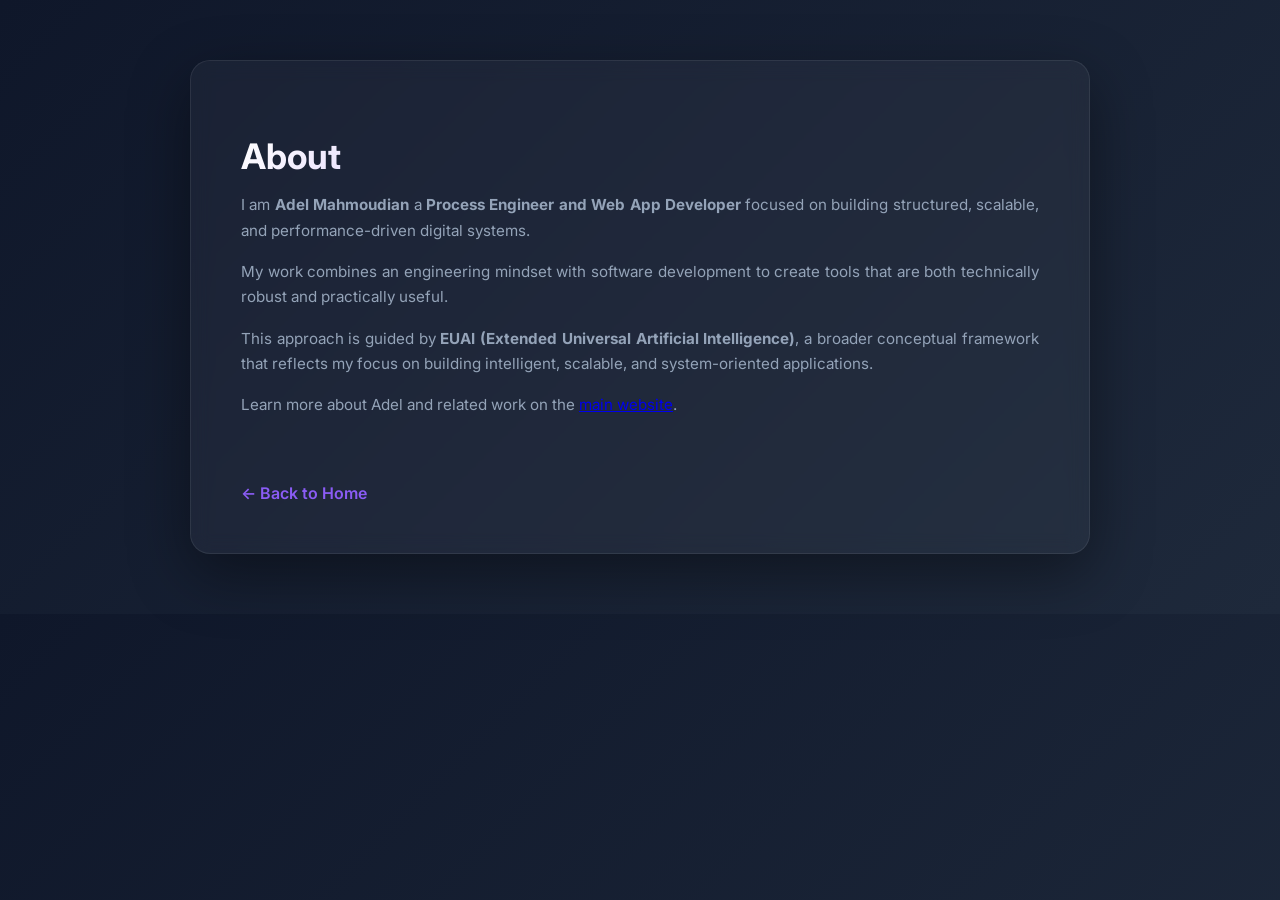
<file: about.html>
<!DOCTYPE html>
<html lang="en">

<head>
    <meta charset="utf-8" />
    <meta name="viewport" content="width=device-width, initial-scale=1.0" />
    <title>About | Adel</title>

    <meta name="description" content="About Adel — Process Engineer and Full Stack Developer focused on building scalable, 
    data-driven web applications and structured digital systems.">
    <meta name="robots" content="index, follow">

    <link rel="icon" type="image/png" href="asset/favicon.png">
    <link rel="stylesheet" href="legal.css">

    <link rel="preconnect" href="https://fonts.googleapis.com">
    <link href="https://fonts.googleapis.com/css2?family=Inter:wght@400;600;800&display=swap" rel="stylesheet">
</head>

<body class="legal-page">
<div class="legal-container">

<h1 class="gradient-text">About</h1>

<section class="legal-section">
<p>
I am <strong>Adel Mahmoudian</strong> a <strong>Process Engineer and Web App Developer</strong> focused on building structured, scalable, and performance-driven digital systems.
</p>
<p>
My work combines an engineering mindset with software development to create tools that are both 
technically robust and practically useful.
</p>
<p>
This approach is guided by <strong>EUAI (Extended Universal Artificial Intelligence)</strong>, a broader conceptual framework that 
reflects my focus on building intelligent, scalable, and system-oriented applications.
</p>
<p>
  Learn more about Adel and related work on the <a href="https://adel-euai.github.io/" target="_blank" class="site-link">main website</a>.
</p>
</section>

<!--a href="/index.html" class="back-link">← Back to Home</a-->
<a href="#" class="back-link" onclick="history.back(); return false;">← Back to Home</a>

</div>
</body>
</html>
</file>
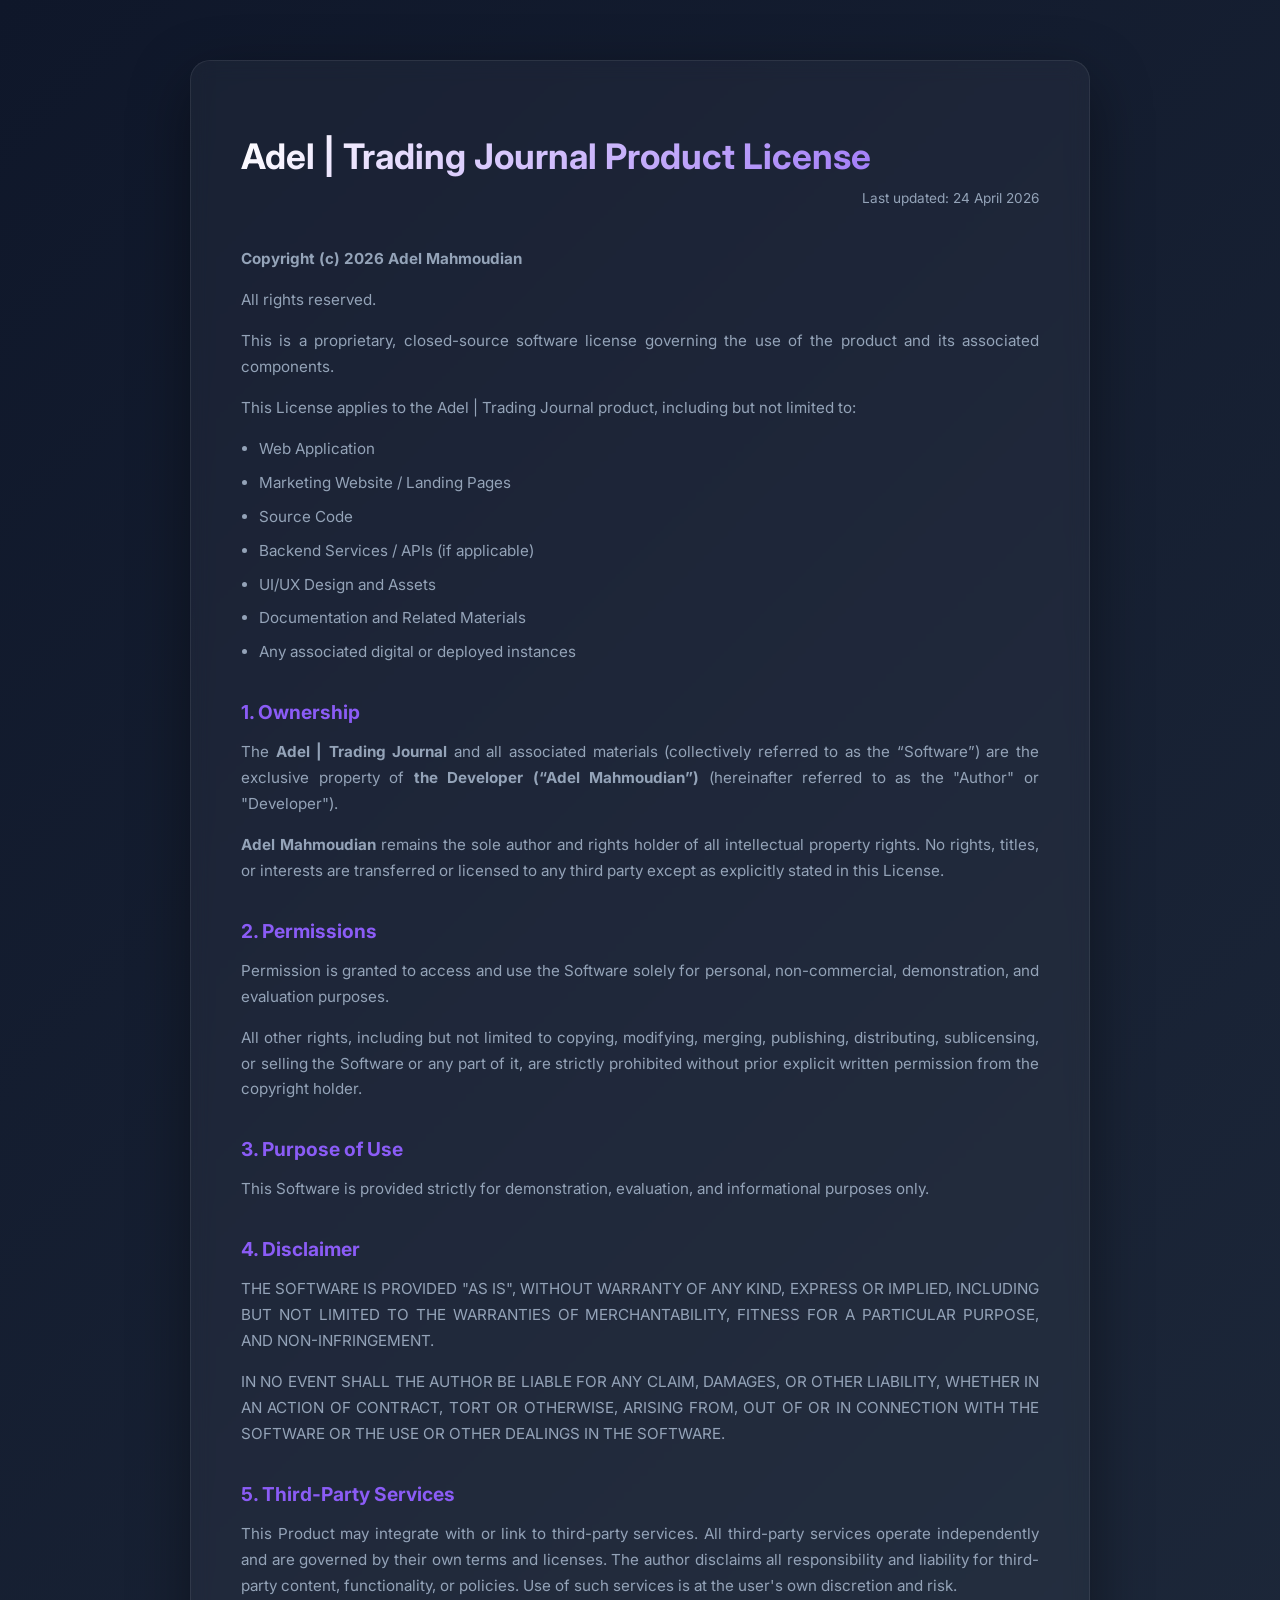
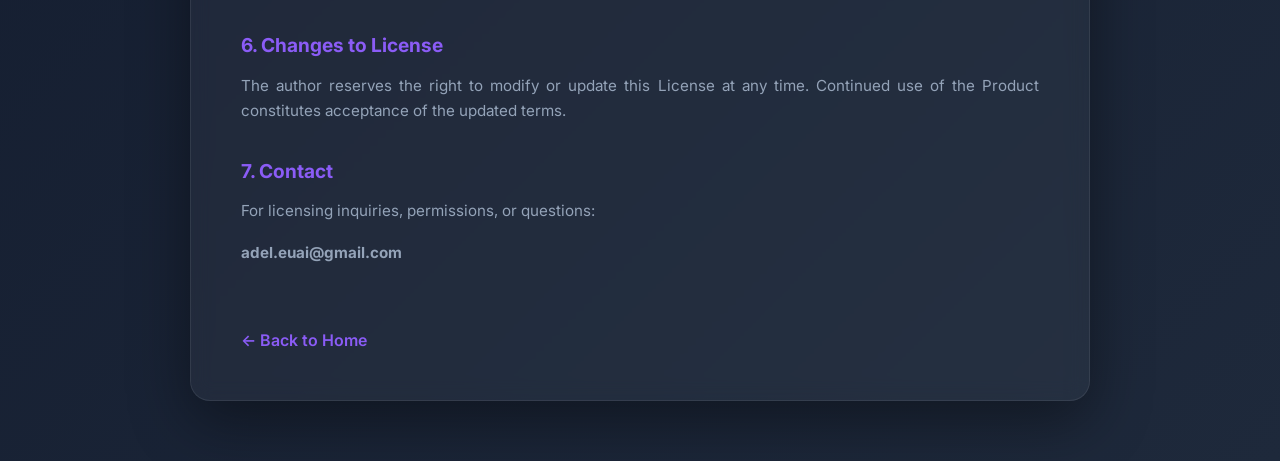
<file: license.html>
<!DOCTYPE html>
<html lang="en">

<head>
    <meta charset="utf-8" />
    <meta name="viewport" content="width=device-width, initial-scale=1.0" />
    <title>Adel | Trading Journal Product License</title>

    <meta name="description" content="License for Adel | Trading Journal Product">
    <meta name="robots" content="index, follow">

    <link rel="icon" type="image/png" href="https://adel-euai.github.io/asset-hub/logo/trading-journal-favicon.png">
    <link rel="stylesheet" href="legal.css">

    <link rel="preconnect" href="https://fonts.googleapis.com">
    <link rel="preconnect" href="https://fonts.gstatic.com" crossorigin>
    <link href="https://fonts.googleapis.com/css2?family=Inter:wght@400;600;800&display=swap" rel="stylesheet">
</head>

<body class="legal-page">
<div class="legal-container">
<h1 class="gradient-text">Adel | Trading Journal Product License</h1>
<p class="last-updated">Last updated: 24 April 2026</p>
<section class="legal-section">
<p><strong>Copyright (c) 2026 Adel Mahmoudian</strong><br></p>
<p>All rights reserved.</p>
<p>This is a proprietary, closed-source software license governing the use of the product and its associated components.</p>   
<p>This License applies to the Adel | Trading Journal product, including but not limited to:</p><ul>
    <li>Web Application</li>
    <li>Marketing Website / Landing Pages</li>
    <li>Source Code</li>
    <li>Backend Services / APIs (if applicable)</li>
    <li>UI/UX Design and Assets</li>
    <li>Documentation and Related Materials</li>
    <li>Any associated digital or deployed instances</li>
</ul>
</section>
<section class="legal-section">
  <h2>1. Ownership</h2>
  <p>The <strong>Adel | Trading Journal</strong> and all associated materials (collectively referred to as the “Software”) are the exclusive property of <strong>the Developer (“Adel Mahmoudian”)</strong> (hereinafter referred to as the "Author" or "Developer").</p>
  <p><strong>Adel Mahmoudian</strong> remains the sole author and rights holder of all intellectual property rights. No rights, titles, or interests are transferred or licensed to any third party except as explicitly stated in this License.</p>
</section>
<section class="legal-section">
<h2>2. Permissions</h2>
<p>Permission is granted to access and use the Software solely for personal, non-commercial, demonstration, and evaluation purposes.</p>
<p>All other rights, including but not limited to copying, modifying, merging, publishing, distributing, sublicensing, or selling the Software or any part of it, are strictly prohibited without prior explicit written permission from the copyright holder.</p>
</section>
<section class="legal-section">
<h2>3. Purpose of Use</h2>
<p>This Software is provided strictly for demonstration, evaluation, and informational purposes only.</p>
</section>
<section class="legal-section">
<h2>4. Disclaimer</h2>
<p>THE SOFTWARE IS PROVIDED "AS IS", WITHOUT WARRANTY OF ANY KIND, EXPRESS OR IMPLIED, INCLUDING BUT NOT LIMITED TO THE WARRANTIES OF MERCHANTABILITY, FITNESS FOR A PARTICULAR PURPOSE, AND NON-INFRINGEMENT.</p>
<p>IN NO EVENT SHALL THE AUTHOR BE LIABLE FOR ANY CLAIM, DAMAGES, OR OTHER LIABILITY, WHETHER IN AN ACTION OF CONTRACT, TORT OR OTHERWISE, ARISING FROM, OUT OF OR IN CONNECTION WITH THE SOFTWARE OR THE USE OR OTHER DEALINGS IN THE SOFTWARE.</p>
</section>
<section class="legal-section">
<h2>5. Third-Party Services</h2>
<p>This Product may integrate with or link to third-party services. All third-party services operate independently and are governed by their own terms and licenses. The author disclaims all responsibility and liability for third-party content, functionality, or policies. Use of such services is at the user's own discretion and risk.</p>
</section>
<section class="legal-section">
<h2>6. Changes to License</h2>
<p>The author reserves the right to modify or update this License at any time. Continued use of the Product constitutes acceptance of the updated terms.</p>
</section>
<section class="legal-section">
<h2>7. Contact</h2>
<p>For licensing inquiries, permissions, or questions:</p>
<p><strong>adel.euai@gmail.com</strong></p>
</section>
<a href="#" class="back-link" onclick="history.back(); return false;">← Back to Home</a>
</div>
</body>
</html>
</file>
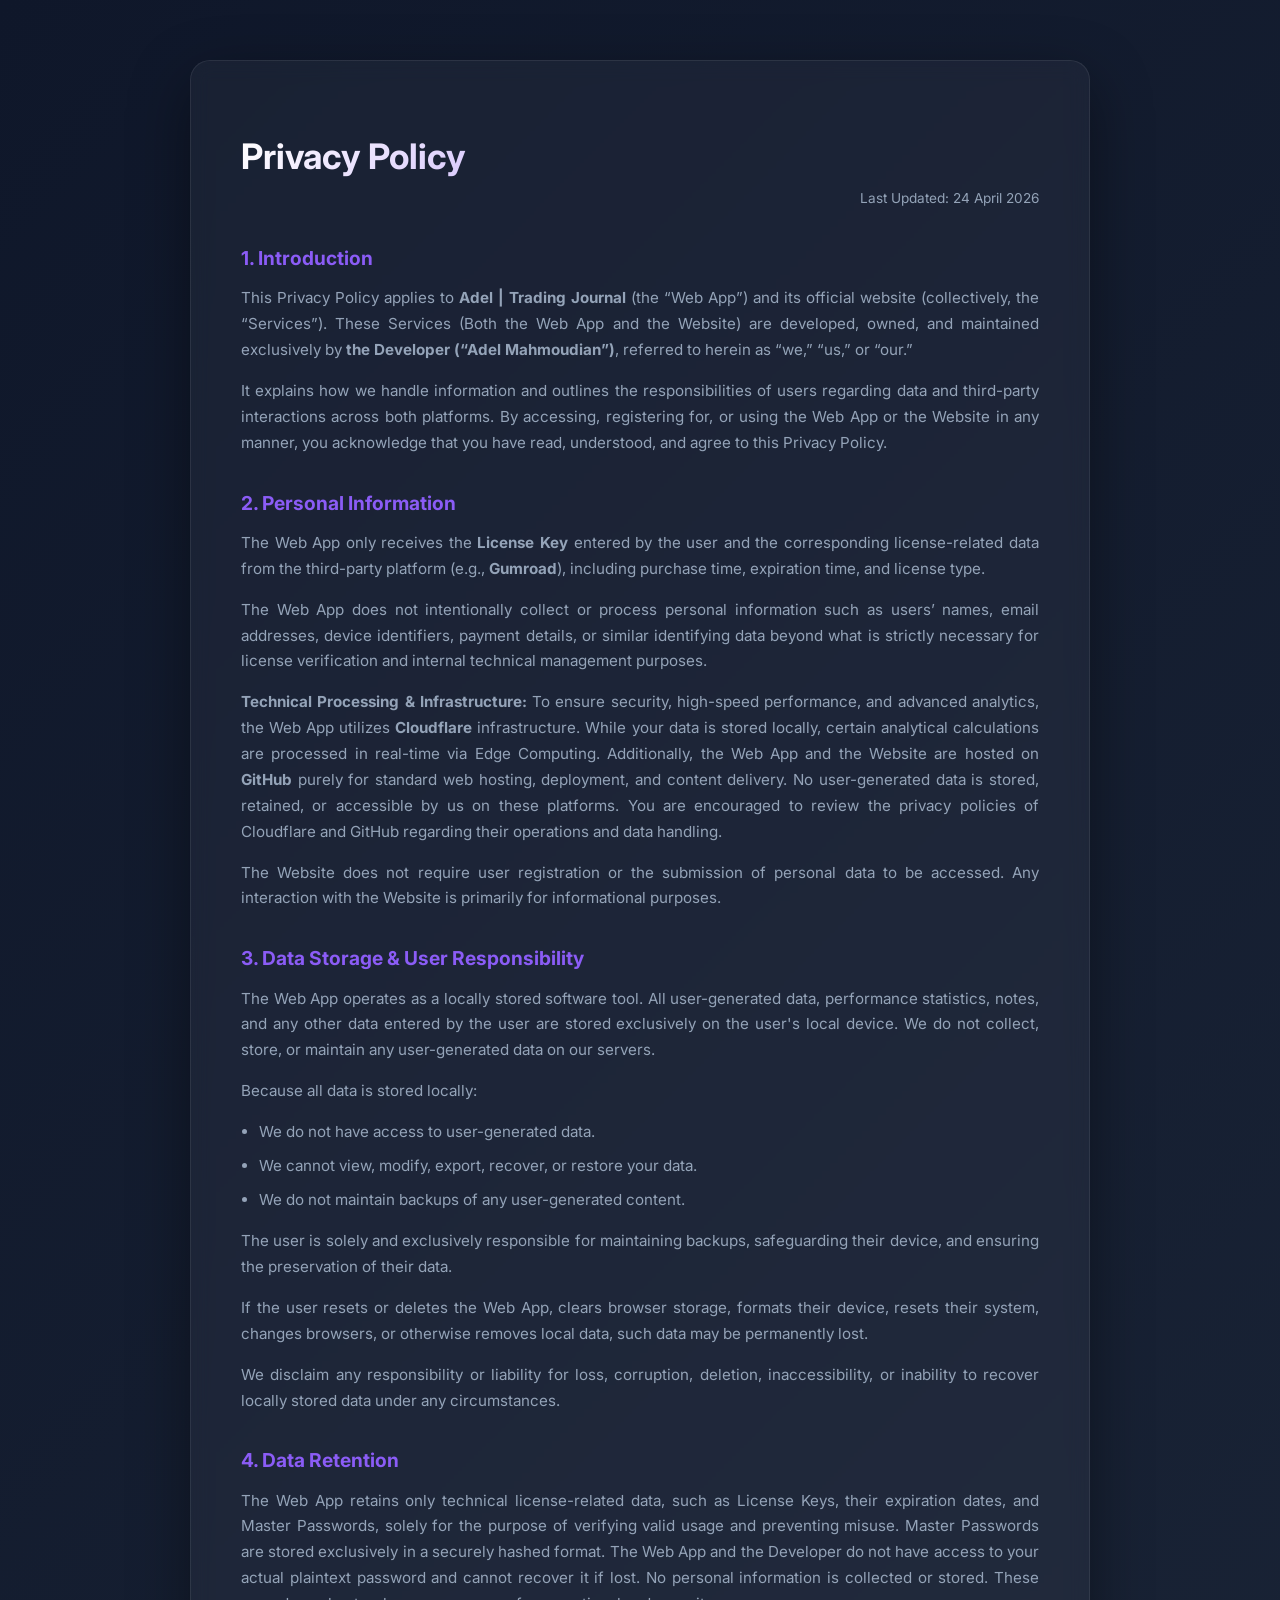
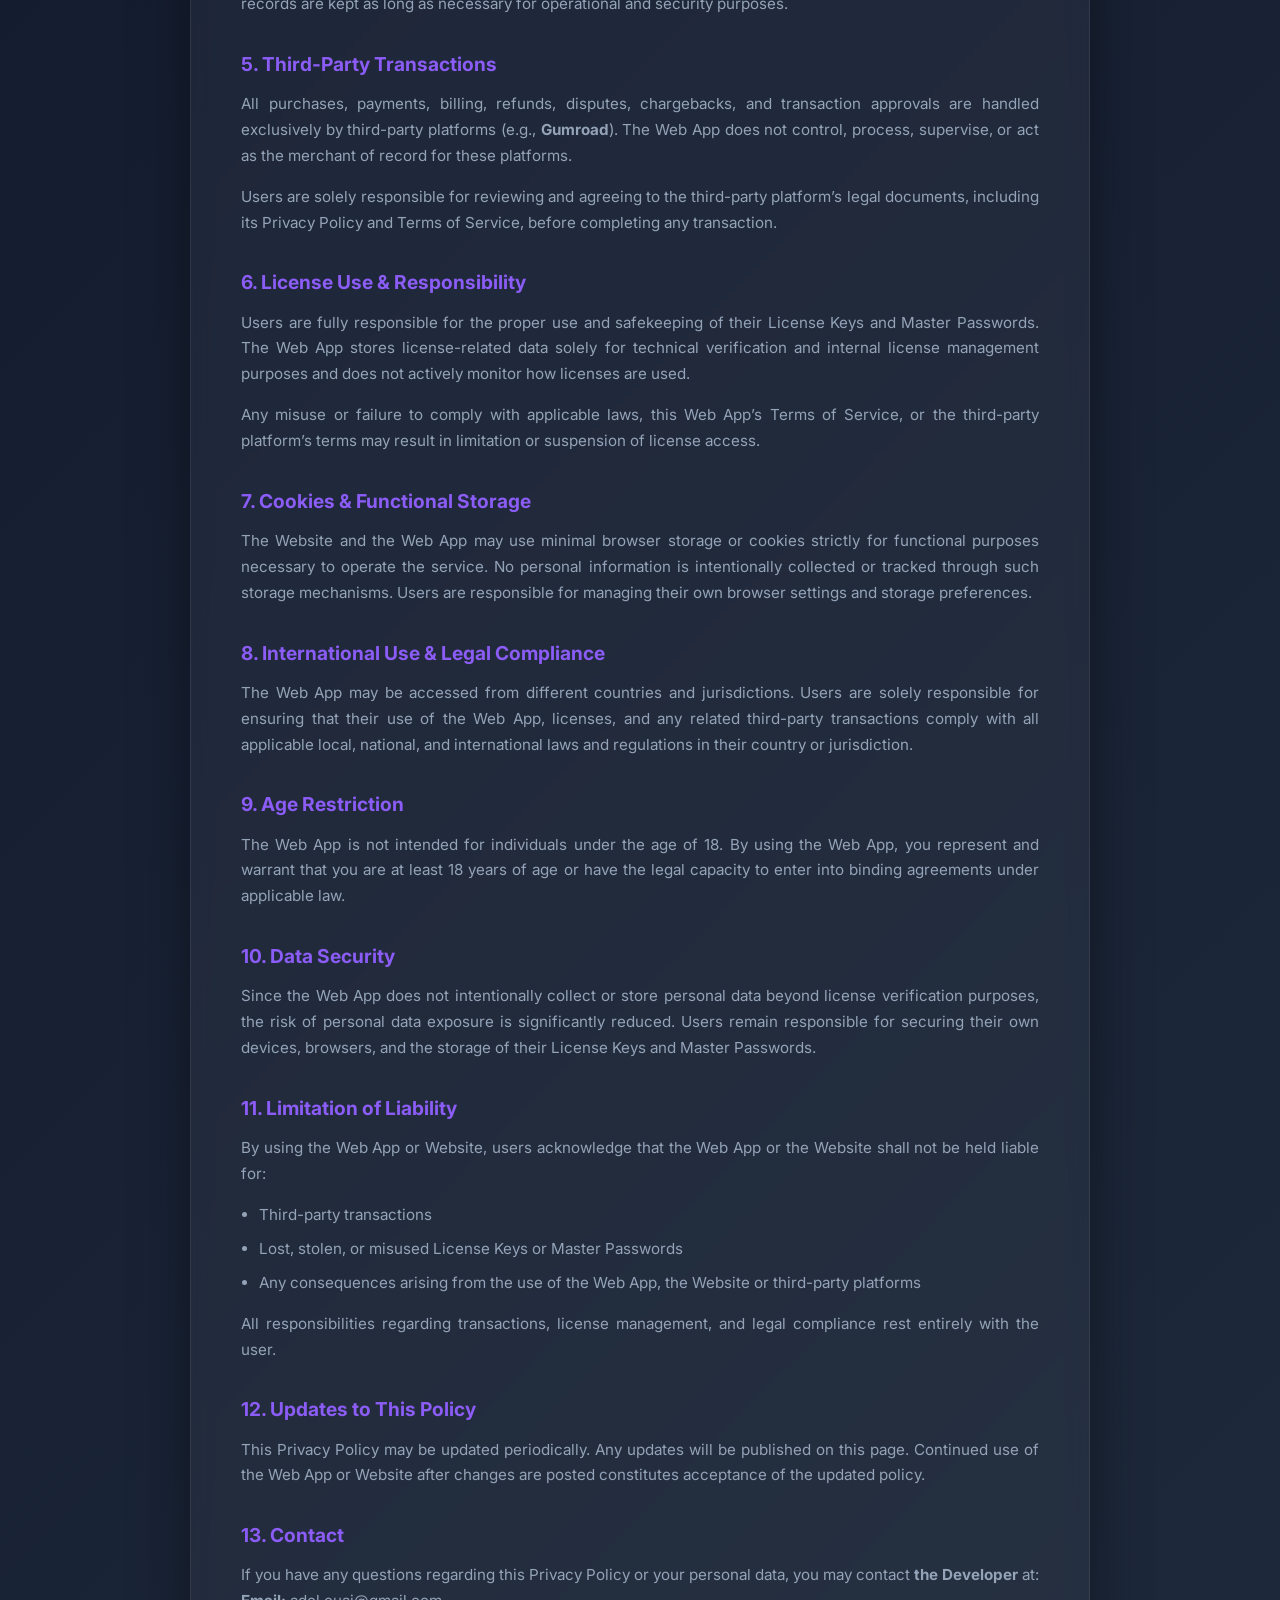
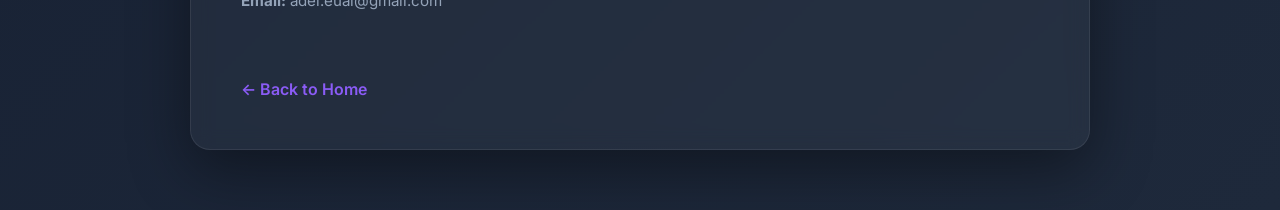
<file: privacy.html>
<!DOCTYPE html>
<html lang="en">
<head>
  <meta charset="UTF-8" />
  <meta name="viewport" content="width=device-width, initial-scale=1.0" />
  <title>Privacy Policy — Adel | Trading Journal</title>

  <meta name="description" content="Privacy Policy for Adel | Trading Journal Web App">
  <meta name="robots" content="noindex, follow">
  <link rel="icon" type="image/png" href="https://adel-euai.github.io/asset-hub/logo/trading-journal-favicon.png">

  <link rel="stylesheet" href="legal.css">
  <link rel="preconnect" href="https://fonts.googleapis.com">
  <link rel="preconnect" href="https://fonts.gstatic.com" crossorigin>
  <link href="https://fonts.googleapis.com/css2?family=Inter:wght@400;500;600;700&display=swap" rel="stylesheet">
</head>

<body class="legal-page">
<div class="legal-container">

<h1 class="gradient-text">Privacy Policy</h1>
<p class="last-updated">Last Updated: 24 April 2026</p>
 
    <section class="legal-section">
        <h2>1. Introduction</h2>
        <p>
            This Privacy Policy applies to <strong>Adel | Trading Journal</strong> (the “Web App”) and its official 
            website (collectively, the “Services”). 
            These Services (Both the Web App and the Website) are developed, owned, and maintained exclusively by <strong>the Developer (“Adel Mahmoudian”)</strong>, 
            referred to herein as “we,” “us,” or “our.”
        </p>
        <p>
            It explains how we handle information and outlines the responsibilities of users regarding data and third-party interactions across both platforms. 
            By accessing, registering for, or using the Web App or the Website in any manner, you acknowledge that you have read, understood, and agree to this Privacy 
            Policy.
        </p>
    </section>

    <section class="legal-section">
      <h2>2. Personal Information</h2>
      <p>
        The Web App only receives the <strong>License Key</strong> entered by the user and the corresponding license-related data from the third-party platform 
        (e.g., <strong>Gumroad</strong>), including purchase time, expiration time, and license type.
      </p>
      <p>
        The Web App does not intentionally collect or process personal information such as users’ names, email addresses, device identifiers, payment details, 
        or similar identifying data beyond what is strictly necessary for license verification and internal technical management purposes.
      </p>
      <p>
        <strong>Technical Processing & Infrastructure:</strong> To ensure security, high-speed performance, and advanced analytics, the Web App utilizes 
        <strong>Cloudflare</strong> infrastructure. While your data is stored locally, certain analytical calculations are processed in real-time via Edge Computing.
        Additionally, the Web App and the Website are hosted on <strong>GitHub</strong> purely for standard web hosting, deployment, and content delivery.
        No user-generated data is stored, retained, or accessible by us on these platforms. You are encouraged to review the privacy policies of Cloudflare and GitHub 
        regarding their operations and data handling.
      </p>
      <p>
        The Website does not require user registration or the submission of personal data to be accessed. Any interaction with the Website is primarily for informational 
        purposes.
      </p>
    </section>
        <section class="legal-section">
      <h2>3. Data Storage & User Responsibility</h2>
      <p>
        The Web App operates as a locally stored software tool. All user-generated data, performance statistics, notes, and any other data entered by the user are stored 
        exclusively on the user's local device. We do not collect, store, or maintain any user-generated data on our servers.
      </p>
      <p> 
        Because all data is stored locally:      
      </p>
      <ul>
        <li>We do not have access to user-generated data.</li>
        <li>We cannot view, modify, export, recover, or restore your data.</li>
        <li>We do not maintain backups of any user-generated content.</li>
      </ul>
      <p>
        The user is solely and exclusively responsible for maintaining backups, safeguarding their device, and ensuring the preservation of their data.
      </p>   
      <p> 
        If the user resets or deletes the Web App, clears browser storage, formats their device, resets their system, changes browsers, or otherwise removes local data, 
        such data may be permanently lost.
      </p>
      <p> 
        We disclaim any responsibility or liability for loss, corruption, deletion, inaccessibility, or inability to recover locally stored data under any circumstances.
      </p>
    </section>
    <section class="legal-section">
      <h2>4. Data Retention</h2>
      <p>
        The Web App retains only technical license-related data, such as License Keys, their expiration dates, and Master Passwords, solely for the purpose of verifying 
        valid usage and preventing misuse. Master Passwords are stored exclusively in a securely hashed format. The Web App and the Developer do not have access to 
        your actual plaintext password and cannot recover it if lost. No personal information is collected or stored. These records are kept as long as necessary for 
        operational and security purposes.
      </p>
    </section>

    <section class="legal-section">
      <h2>5. Third-Party Transactions</h2>
      <p>
        All purchases, payments, billing, refunds, disputes, chargebacks, and transaction approvals are handled exclusively by third-party platforms 
        (e.g., <strong>Gumroad</strong>). The Web App does not control, process, supervise, or act as the merchant of record for these platforms.
      </p>
      <p>
        Users are solely responsible for reviewing and agreeing to the third-party platform’s legal documents, including its Privacy Policy and Terms of Service, 
        before completing any transaction.
      </p>
    </section>

    <section class="legal-section">
      <h2>6. License Use & Responsibility</h2>
      <p>
        Users are fully responsible for the proper use and safekeeping of their License Keys and Master Passwords. The Web App stores license-related data solely for 
        technical verification and internal license management purposes and does not actively monitor how licenses are used.
      </p>
      <p>
        Any misuse or failure to comply with applicable laws, this Web App’s Terms of Service, or the third-party platform’s terms may result in limitation or suspension 
        of license access.
      </p>
    </section>

    <section class="legal-section">
      <h2>7. Cookies & Functional Storage</h2>
      <p>
        The Website and the Web App may use minimal browser storage or cookies strictly for functional purposes necessary to operate the service. No personal information 
        is intentionally collected or tracked through such storage mechanisms. Users are responsible for managing their own browser settings and storage preferences.
      </p>
    </section>

    <section class="legal-section">
      <h2>8. International Use & Legal Compliance</h2>
      <p>
        The Web App may be accessed from different countries and jurisdictions. Users are solely responsible for ensuring that their use of the Web App, licenses, 
        and any related third-party transactions comply with all applicable local, national, and international laws and regulations in their country or jurisdiction.
      </p>
    </section>

    <section class="legal-section">
      <h2>9. Age Restriction</h2>
      <p>
        The Web App is not intended for individuals under the age of 18. By using the Web App, you represent and warrant that you are at least 18 years of age 
        or have the legal capacity to enter into binding agreements under applicable law.
      </p>
    </section>

    <section class="legal-section">
      <h2>10. Data Security</h2>
      <p>
        Since the Web App does not intentionally collect or store personal data beyond license verification purposes, the risk of personal data exposure is significantly 
        reduced. Users remain responsible for securing their own devices, browsers, and the storage of their License Keys and Master Passwords.
      </p>
    </section>

    <section class="legal-section">
      <h2>11. Limitation of Liability</h2>
      <p>
        By using the Web App or Website, users acknowledge that the Web App or the Website shall not be held liable for:
      </p>
      <ul>
        <li>Third-party transactions</li>
        <li>Lost, stolen, or misused License Keys or Master Passwords</li>
        <li>Any consequences arising from the use of the Web App, the Website or third-party platforms</li>
      </ul>
      <p>
        All responsibilities regarding transactions, license management, and legal compliance rest entirely with the user.
      </p>
    </section>

    <section class="legal-section">
      <h2>12. Updates to This Policy</h2>
      <p>
        This Privacy Policy may be updated periodically. Any updates will be published on this page. Continued use of the Web App or Website after changes are posted 
        constitutes acceptance of the updated policy.
      </p>
    </section>

    <section class="legal-section">
      <h2>13. Contact</h2>
      <p>
        If you have any questions regarding this Privacy Policy or your personal data, you may contact <b>the Developer</b> at:<br/>
        <strong>Email:</strong> adel.euai@gmail.com<br/>
      </p>
    </section>

    <a href="#" class="back-link" onclick="history.back(); return false;">← Back to Home</a>

    </div>
  </body>
</html>
</file>
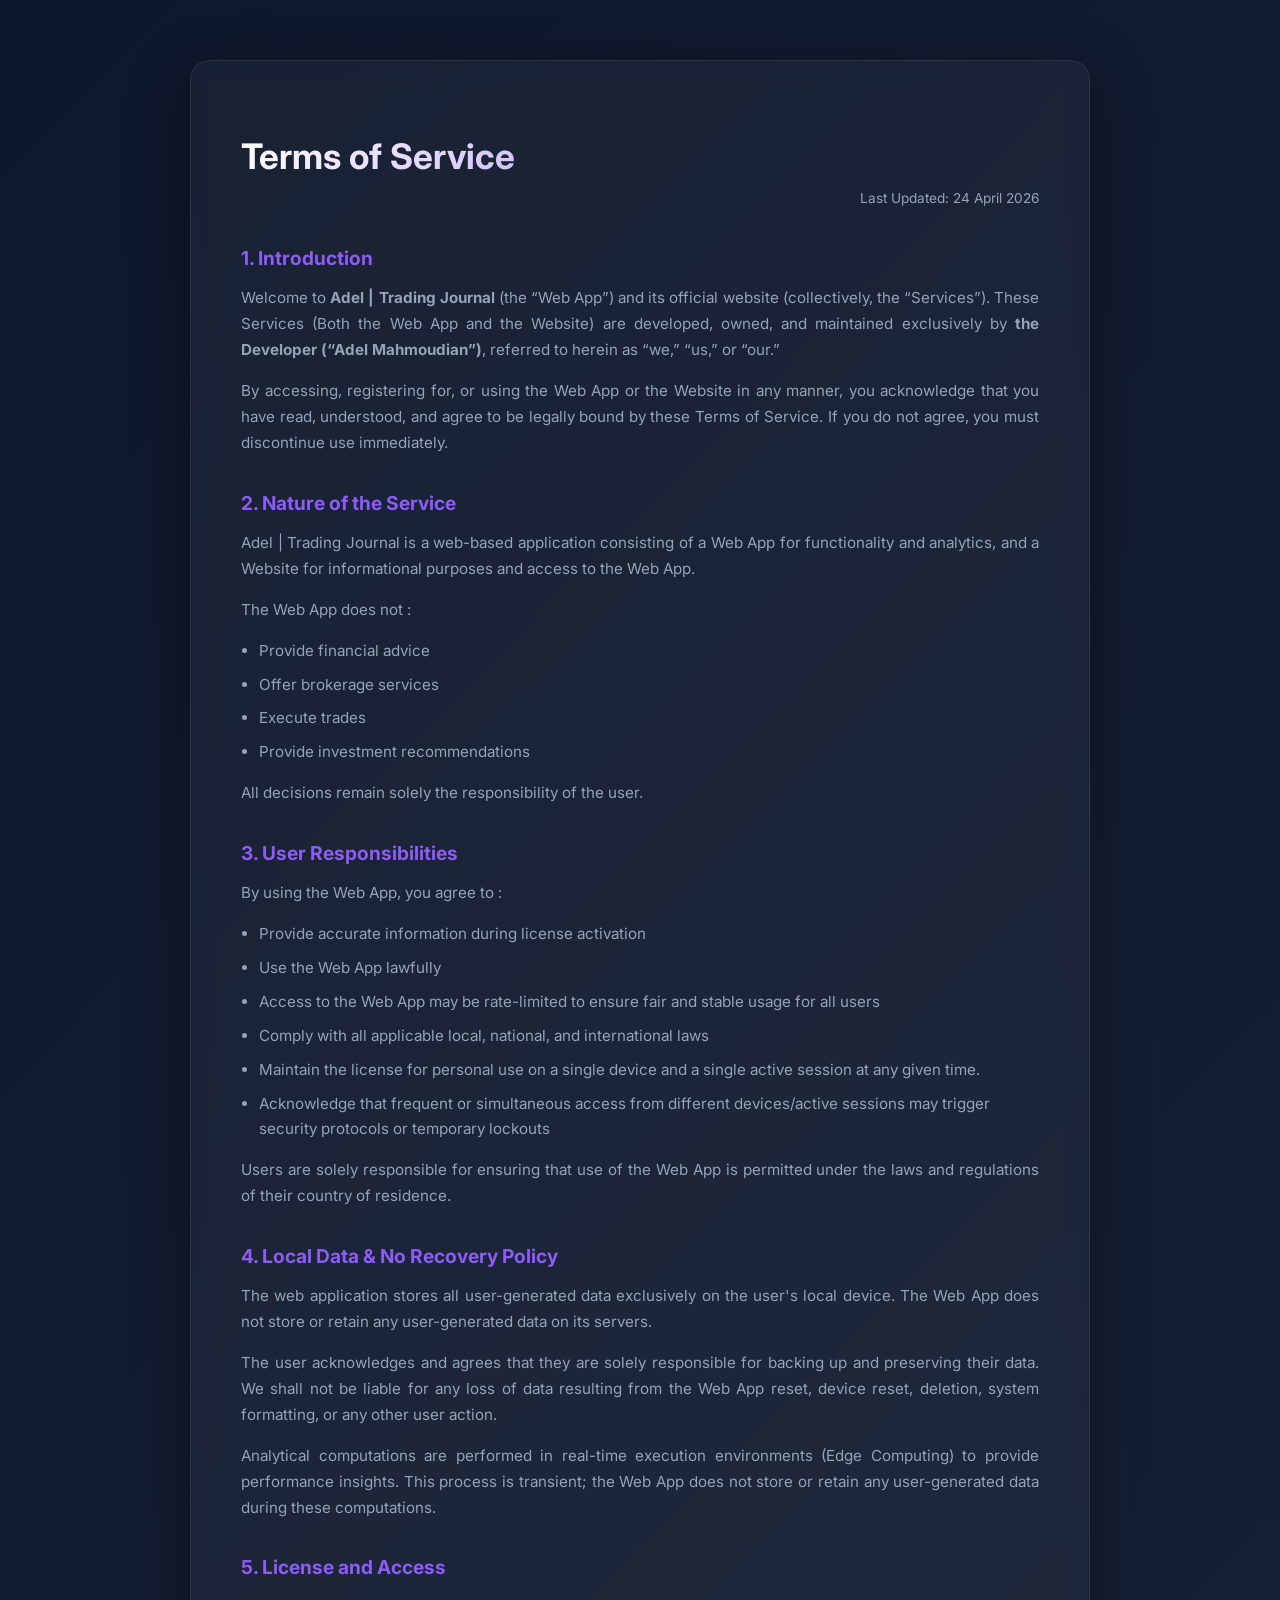
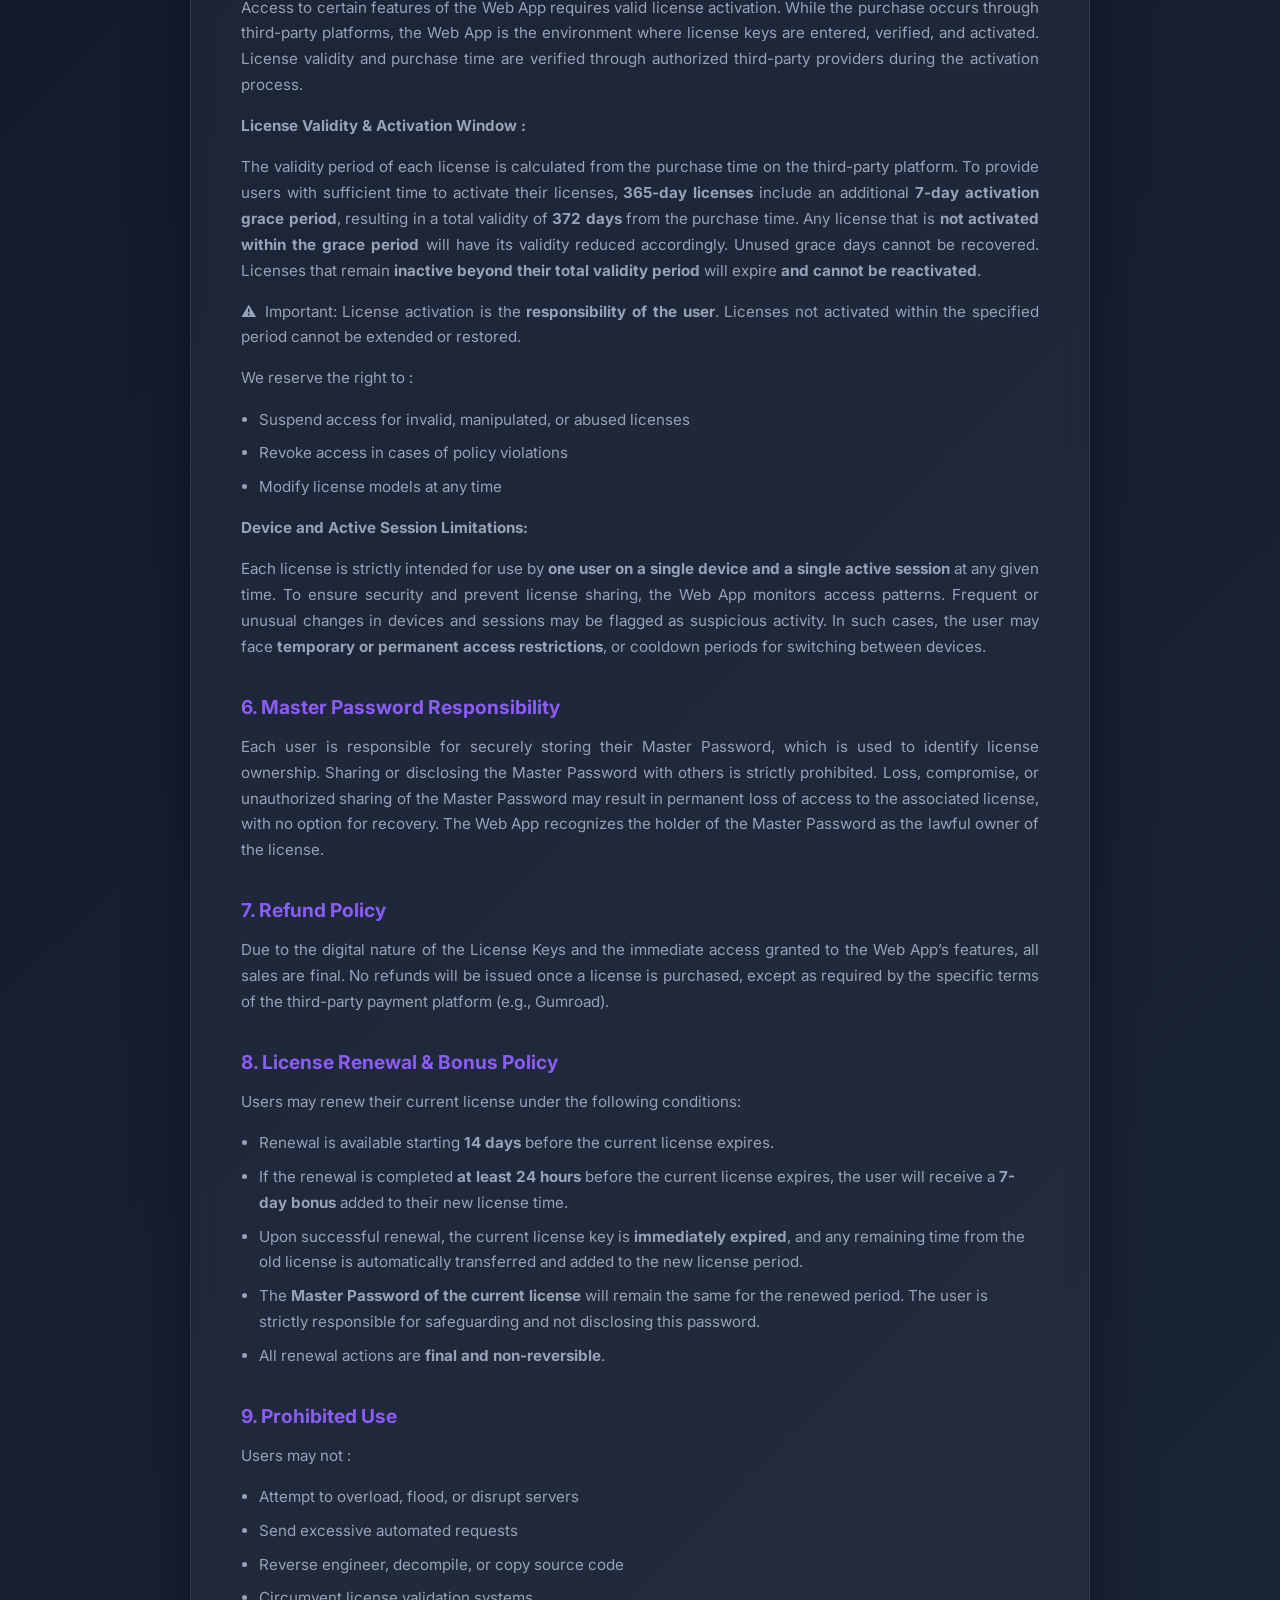
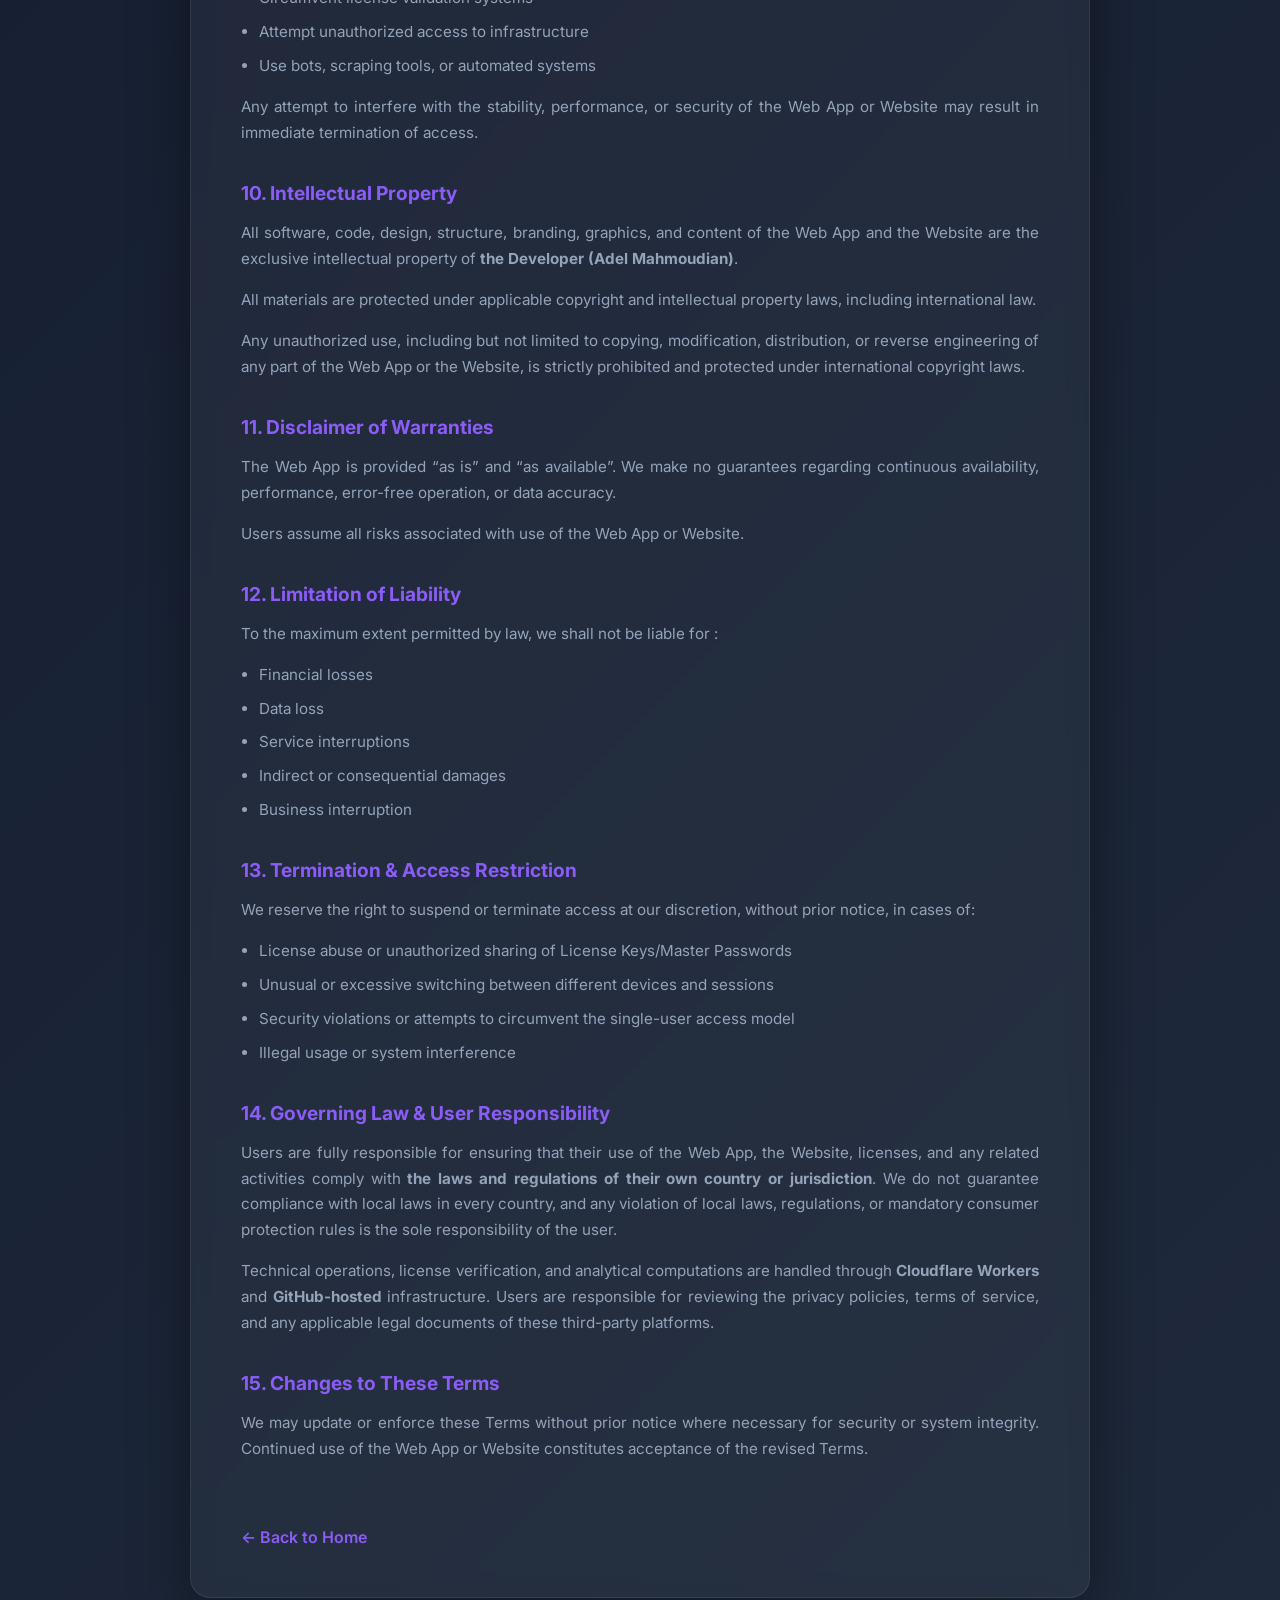
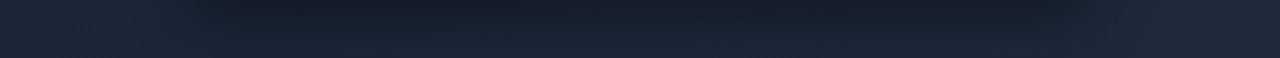
<file: terms.html>
<!DOCTYPE html>
<html lang="en">
<head>
  <meta charset="UTF-8" />
  <meta name="viewport" content="width=device-width, initial-scale=1.0" />
  <title>Terms of Service — Adel | Trading Journal</title>

  <meta name="description" content="Terms of Service for Adel | Trading Journal Web App">
  <meta name="robots" content="noindex, follow">
  <link rel="icon" type="image/png" href="https://adel-euai.github.io/asset-hub/logo/trading-journal-favicon.png">

  <link rel="stylesheet" href="legal.css">
  <link rel="preconnect" href="https://fonts.googleapis.com">
  <link rel="preconnect" href="https://fonts.gstatic.com" crossorigin>
  <link href="https://fonts.googleapis.com/css2?family=Inter:wght@400;500;600;700&display=swap" rel="stylesheet">
</head>

<body class="legal-page">
<div class="legal-container">

<h1 class="gradient-text">Terms of Service</h1>
<p class="last-updated">Last Updated: 24 April 2026</p>

    <section class="legal-section">
    <h2>1. Introduction</h2>  
    <p>      
      Welcome to <strong>Adel | Trading Journal</strong> (the “Web App”) and its official website (collectively, the “Services”). 
      These Services (Both the Web App and the Website) are developed, owned, and maintained exclusively by 
      <strong>the Developer (“Adel Mahmoudian”)</strong>, referred to herein as “we,” “us,” or “our.”
    </p>
    <p>
      By accessing, registering for, or using the Web App or the Website in any manner, 
      you acknowledge that you have read, understood, and agree to be 
      legally bound by these Terms of Service. 
      If you do not agree, you must discontinue use immediately.  
    </p>
    </section>
    <section class="legal-section">
      <h2>2. Nature of the Service</h2>
      <p>
        Adel | Trading Journal is a web-based application consisting of a Web App for functionality and analytics, 
        and a Website for informational purposes and access to the Web App.
      </p>

      <p>The Web App does not :</p>
      <ul>
        <li>Provide financial advice</li>
        <li>Offer brokerage services</li>
        <li>Execute trades</li>
        <li>Provide investment recommendations</li>
      </ul>
      <p>All decisions remain solely the responsibility of the user.</p>
    </section>

    <section class="legal-section">
      <h2>3. User Responsibilities</h2>
      <p>By using the Web App, you agree to :</p>
      <ul>
        <li>Provide accurate information during license activation</li>
        <li>Use the Web App lawfully</li>
        <li>Access to the Web App may be rate-limited to ensure fair and stable usage for all users</li>
        <li>Comply with all applicable local, national, and international laws</li>
        <li>Maintain the license for personal use on a single device and a single active session at any given time.</li>
        <li>Acknowledge that frequent or simultaneous access from different devices/active sessions may trigger security protocols 
            or temporary lockouts</li>
      </ul>
      <p>
        Users are solely responsible for ensuring that use of the Web App is permitted
        under the laws and regulations of their country of residence.
      </p>
    </section>
    <section class="legal-section">
      <h2>4. Local Data & No Recovery Policy</h2>
      <p>
        The web application stores all user-generated data exclusively on the user's local device. 
        The Web App does not store or retain any user-generated data on its servers.
      </p>
      <p>
        The user acknowledges and agrees that they are solely responsible for backing up and preserving their data. 
        We shall not be liable for any loss of data resulting from the Web App reset, device reset, deletion,
        system formatting, or any other user action.
      </p>
      <p>
        Analytical computations are performed in real-time execution environments (Edge Computing) to provide 
        performance insights. This process is transient; the Web App does not store or retain any user-generated data during 
        these computations.
      </p>
    </section>

    <section class="legal-section">

      <h2>5. License and Access</h2>
      <p>
        Access to certain features of the Web App requires valid license activation. While the purchase occurs through third-party 
        platforms, the Web App is the environment where license keys are entered, verified, and activated. 
        License validity and purchase time are verified through authorized third-party providers during the activation process.
      </p>
      <p><strong>License Validity & Activation Window :</strong></p>
      <p>
        The validity period of each license is calculated from the purchase time on the third-party platform.
        To provide users with sufficient time to activate their licenses, <strong>365-day licenses</strong> include 
        an additional <strong>7-day activation grace period</strong>, resulting in a total validity of <strong>372 days</strong> 
        from the purchase time.
        Any license that is <strong>not activated within the grace period</strong> will have its validity reduced accordingly. 
        Unused grace days cannot be recovered. Licenses that remain <strong>inactive beyond their total validity period
        </strong> will expire <strong>and cannot be reactivated</strong>.
      </p>
      <p>
        ⚠️ Important: License activation is the <strong>responsibility of the user</strong>. 
        Licenses not activated within the specified period cannot be extended or restored.
      </p>
      <p>We reserve the right to :</p>
      <ul>
        <li>Suspend access for invalid, manipulated, or abused licenses</li>
        <li>Revoke access in cases of policy violations</li>
        <li>Modify license models at any time</li>
      </ul>

      <p><strong>Device and Active Session Limitations:</strong></p>
        <p>
          Each license is strictly intended for use by <strong>one user on a single device and a single active session</strong> 
          at any given time. To ensure security and prevent license sharing, the Web App monitors access patterns. 
          Frequent or unusual changes in devices and sessions may be flagged as suspicious activity. 
          In such cases, the user may face <strong>temporary or permanent access restrictions</strong>, 
          or cooldown periods for switching between devices.
        </p>
    </section>
    <section class="legal-section">
      <h2>6. Master Password Responsibility</h2>
      <p>
        Each user is responsible for securely storing their Master Password, which is used to identify license ownership. 
        Sharing or disclosing the Master Password with others is strictly prohibited. Loss, compromise,
        or unauthorized sharing of the Master Password may result in permanent loss of access to the associated license, 
        with no option for recovery. The Web App recognizes the holder of the Master Password as the lawful owner of the license.
      </p>
    </section>
    <section class="legal-section">
    <h2>7. Refund Policy</h2>
      <p>Due to the digital nature of the License Keys and the immediate access granted to the Web App’s features, 
        all sales are final. No refunds will be issued once a license is purchased, except as required by the specific terms of 
        the third-party payment platform (e.g., Gumroad).
      </p>
    </section>
    <section class="legal-section">
    <h2>8. License Renewal & Bonus Policy</h2>
      <p>Users may renew their current license under the following conditions:</p>
      <ul>
        <li>Renewal is available starting <strong>14 days</strong> before the current license expires.</li>
        <li>If the renewal is completed <strong>at least 24 hours</strong> before the current license expires, the user 
        will receive a <strong>7-day bonus</strong> added to their new license time.</li>
        <li>Upon successful renewal, the current license key is <strong>immediately expired</strong>, and any remaining 
            time from the old license is automatically transferred and added to the new license period.</li>
        <li>The <strong>Master Password of the current license</strong> will remain the same for the renewed period. 
            The user is strictly responsible for safeguarding and not disclosing this password.</li>
        <li>All renewal actions are <strong>final and non-reversible</strong>.</li>
      </ul>
    </section>

    <section class="legal-section">
      <h2>9. Prohibited Use</h2>
      <p>Users may not :</p>
      <ul>
        <li>Attempt to overload, flood, or disrupt servers</li>
        <li>Send excessive automated requests</li>
        <li>Reverse engineer, decompile, or copy source code</li>
        <li>Circumvent license validation systems</li>
        <li>Attempt unauthorized access to infrastructure</li>
        <li>Use bots, scraping tools, or automated systems</li>
      </ul>
      <p>
        Any attempt to interfere with the stability, performance, or security
        of the Web App or Website may result in immediate termination of access.
      </p>
    </section>

    <section class="legal-section">
      <h2>10. Intellectual Property</h2>
      <p>
      All software, code, design, structure, branding, graphics, and content 
      of the Web App and the Website are the exclusive intellectual property of 
      <b>the Developer (Adel Mahmoudian)</b>.
      </p>
      <p>
        All materials are protected under applicable copyright and intellectual property laws,
        including international law.
      </p>
      <p>
        Any unauthorized use, including but not limited to copying, modification, 
        distribution, or reverse engineering of any part of the Web App or the Website, 
        is strictly prohibited and protected under international copyright laws.
      </p>
    </section>

    <section class="legal-section">
      <h2>11. Disclaimer of Warranties</h2>
      <p>
        The Web App is provided “as is” and “as available”.
        We make no guarantees regarding continuous availability, performance, error-free operation, or data accuracy.
      </p>

      
      <p>Users assume all risks associated with use of the Web App or Website.</p>
    </section>

    <section class="legal-section">
      <h2>12. Limitation of Liability</h2>
      <p>To the maximum extent permitted by law, we shall not be liable for :</p>
      <ul>
        <li>Financial losses</li>
        <li>Data loss</li>
        <li>Service interruptions</li>
        <li>Indirect or consequential damages</li>
        <li>Business interruption</li>
      </ul>
    </section>

    <section class="legal-section">
      <h2>13. Termination & Access Restriction</h2>
      <p>
        We reserve the right to suspend or terminate access at our discretion, without prior notice, in cases of:
      </p>
      <ul>
        <li>License abuse or unauthorized sharing of License Keys/Master Passwords</li>
        <li>Unusual or excessive switching between different devices and sessions</li>
        <li>Security violations or attempts to circumvent the single-user access model</li>
        <li>Illegal usage or system interference</li>
      </ul>
    </section>

    <section class="legal-section">
    <h2>14. Governing Law & User Responsibility</h2>
        <p>
            Users are fully responsible for ensuring that their use of the Web App, the Website, licenses, and any related activities 
            comply with<strong> the laws and regulations of their own country or jurisdiction</strong>. 
            We do not guarantee compliance with local laws in every country, and any violation of local laws, regulations, 
            or mandatory consumer protection rules is the sole responsibility of the user.
        </p>
        <p>
            Technical operations, license verification, and analytical computations are handled through
            <strong>Cloudflare Workers</strong> and <strong>GitHub-hosted</strong> infrastructure. 
            Users are responsible for reviewing the privacy policies, terms of service, and any applicable legal documents 
            of these third-party platforms.
        </p>
    </section>
    <section class="legal-section">
      <h2>15. Changes to These Terms</h2>
      <p>
        We may update or enforce these Terms without prior notice where necessary for security or system integrity.
        Continued use of the Web App or Website constitutes acceptance of the revised Terms.
      </p>
    </section>

    <a href="#" class="back-link" onclick="history.back(); return false;">← Back to Home</a>

</div>
</body>
</html>
</file>
<file: legal.css>
/* ================== BASE ================== */
:root {
  --bg: #0f172a;
  --bg-soft: #1e293b;
  --card: rgba(255,255,255,0.04);
  --border: rgba(255,255,255,0.08);
  --accent: #8b5cf6;
  --text: #f8fafc;
  --muted: #94a3b8;
}

* {
  box-sizing: border-box;
}

body.legal-page {
  margin: 0;
  font-family: 'Inter', sans-serif;
  background: linear-gradient(135deg, var(--bg), var(--bg-soft));
  color: var(--text);
  display: flex;
  justify-content: center;
  padding: 60px 20px;
}

/* ================== CONTAINER ================== */
.legal-container {
  width: 100%;
  max-width: 900px;
  background: var(--card);
  border: 1px solid var(--border);
  border-radius: 20px;
  padding: 50px;
  backdrop-filter: blur(10px);
  box-shadow: 0 20px 60px rgba(0,0,0,0.4);
}

/* ================== HEADER ================== */
.gradient-text {
  font-size: 2.2rem;
  font-weight: 700;
  margin-bottom: 10px;
  background: linear-gradient(135deg, #ffffff, var(--accent));
  -webkit-background-clip: text;
  -webkit-text-fill-color: transparent;
}

.last-updated {
  font-size: 0.85rem;
  color: var(--muted);
  margin-bottom: 40px;
  text-align: right;
}

/* ================== SECTIONS ================== */
.legal-section {
  margin-bottom: 35px;
}

.legal-section h2 {
  font-size: 1.2rem;
  margin-bottom: 10px;
  color: var(--accent);
}

.legal-section p {
  font-size: 0.95rem;
  color: var(--muted);
  line-height: 1.7;
  text-align: justify;
}

/* ================== HIGHLIGHT ================== */
.highlight-box {
  background: rgba(139, 92, 246, 0.08);
  border: 1px solid rgba(139, 92, 246, 0.3);
  border-left: 4px solid var(--accent);
  padding: 20px;
  border-radius: 12px;
}

/* ================== BACK LINK ================== */
.back-link {
  display: inline-block;
  margin-top: 30px;
  font-weight: 600;
  color: var(--accent);
  text-decoration: none;
  transition: 0.3s;
}

.back-link:hover {
  opacity: 0.7;
  transform: translateX(-4px);
}

/* ================== RESPONSIVE ================== */
@media (max-width: 768px) {
  .legal-container {
    padding: 30px 20px;
  }

  .gradient-text {
    font-size: 1.6rem;
  }
}
/*-------------------------ul/Li---------------------------------*/
.legal-section ul {
  padding-left: 18px;
  margin: 10px 0;
}

.legal-section li {
  font-size: 0.95rem;
  color: var(--muted);
  line-height: 1.7;
  margin-bottom: 8px;
}
</file>
